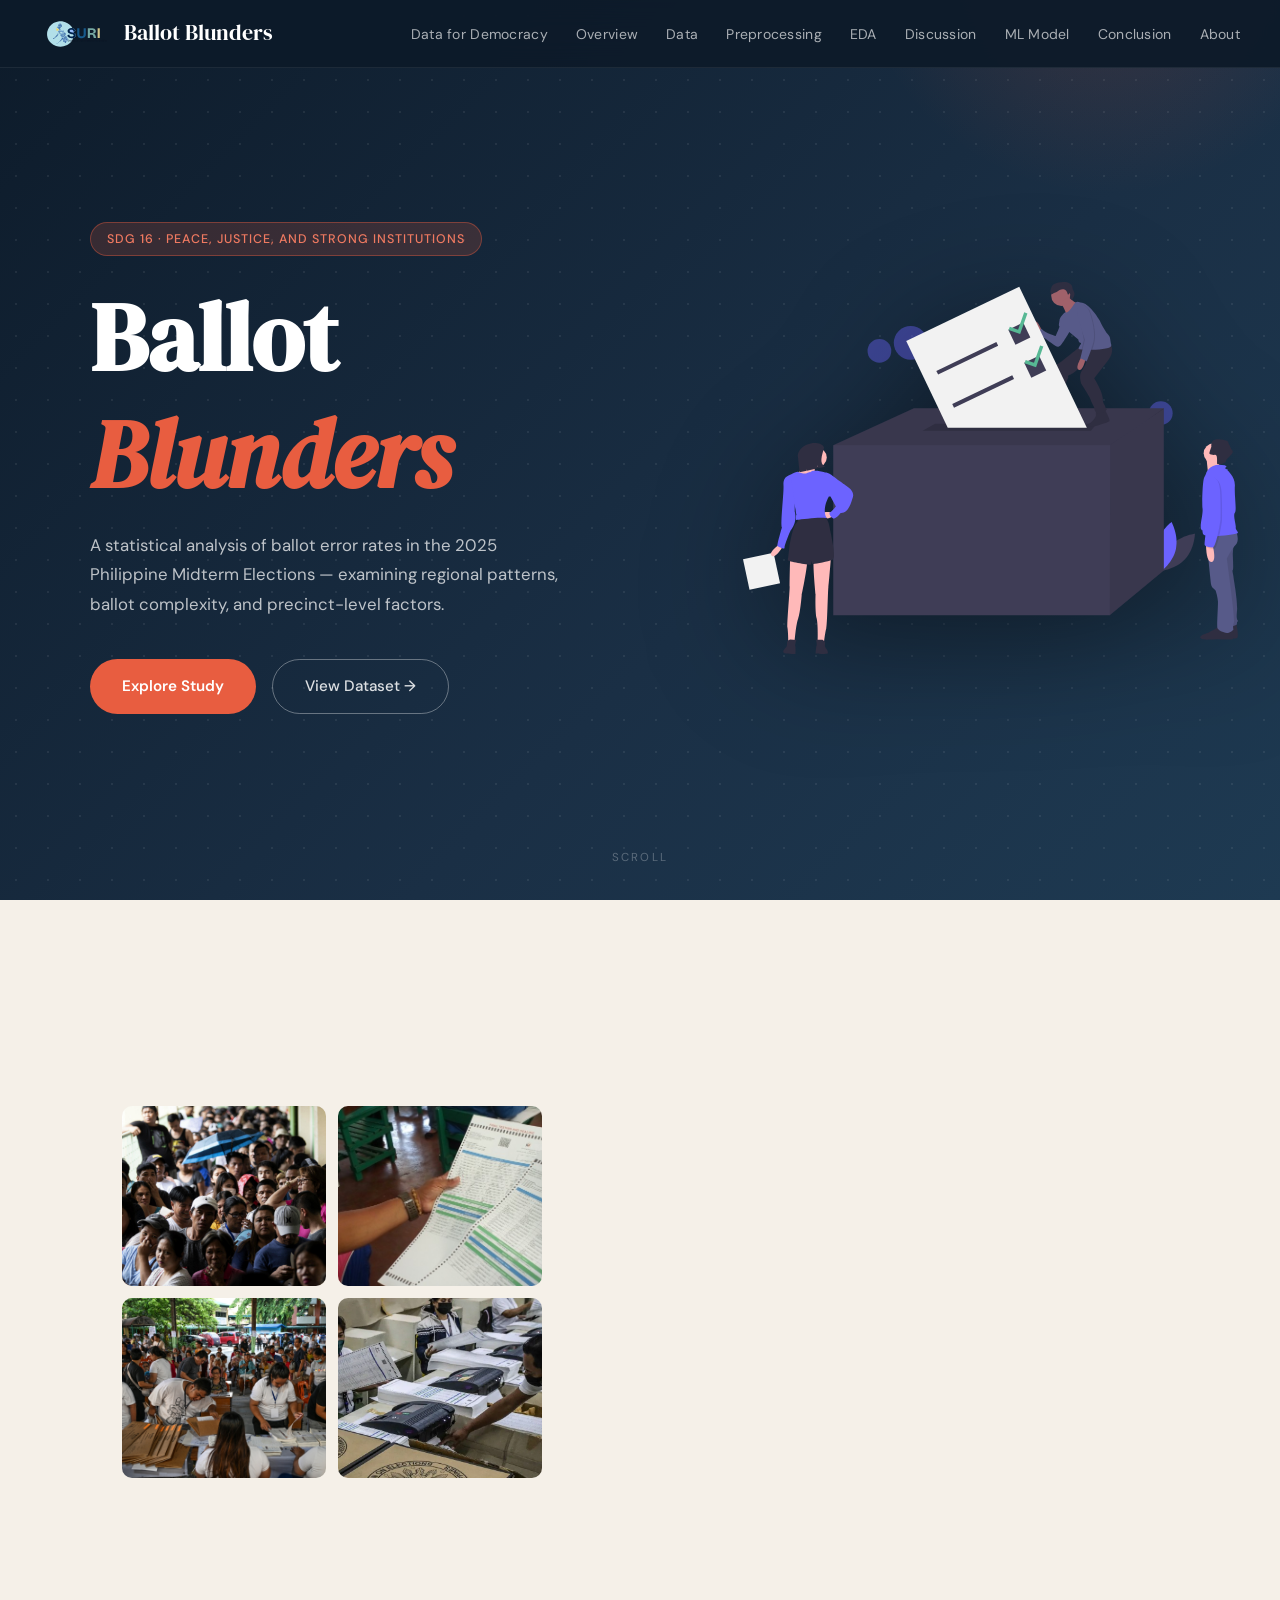
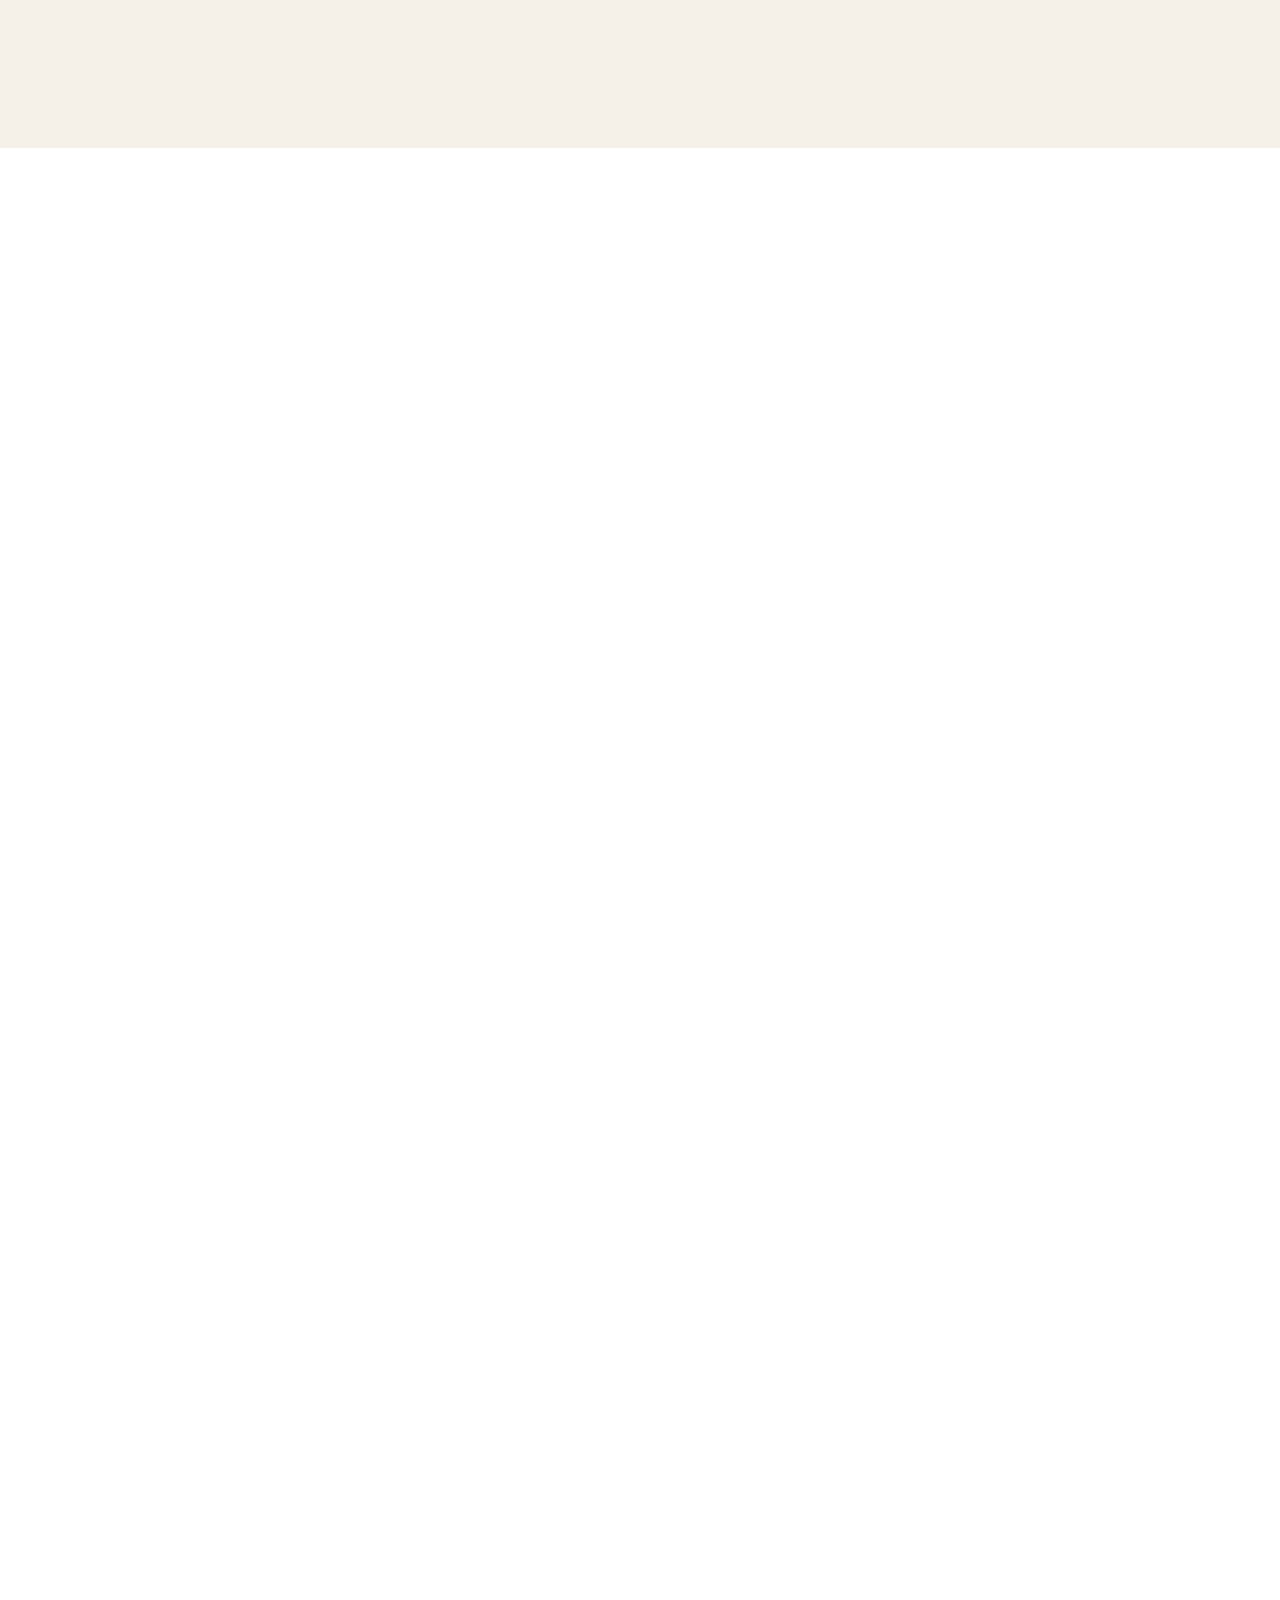
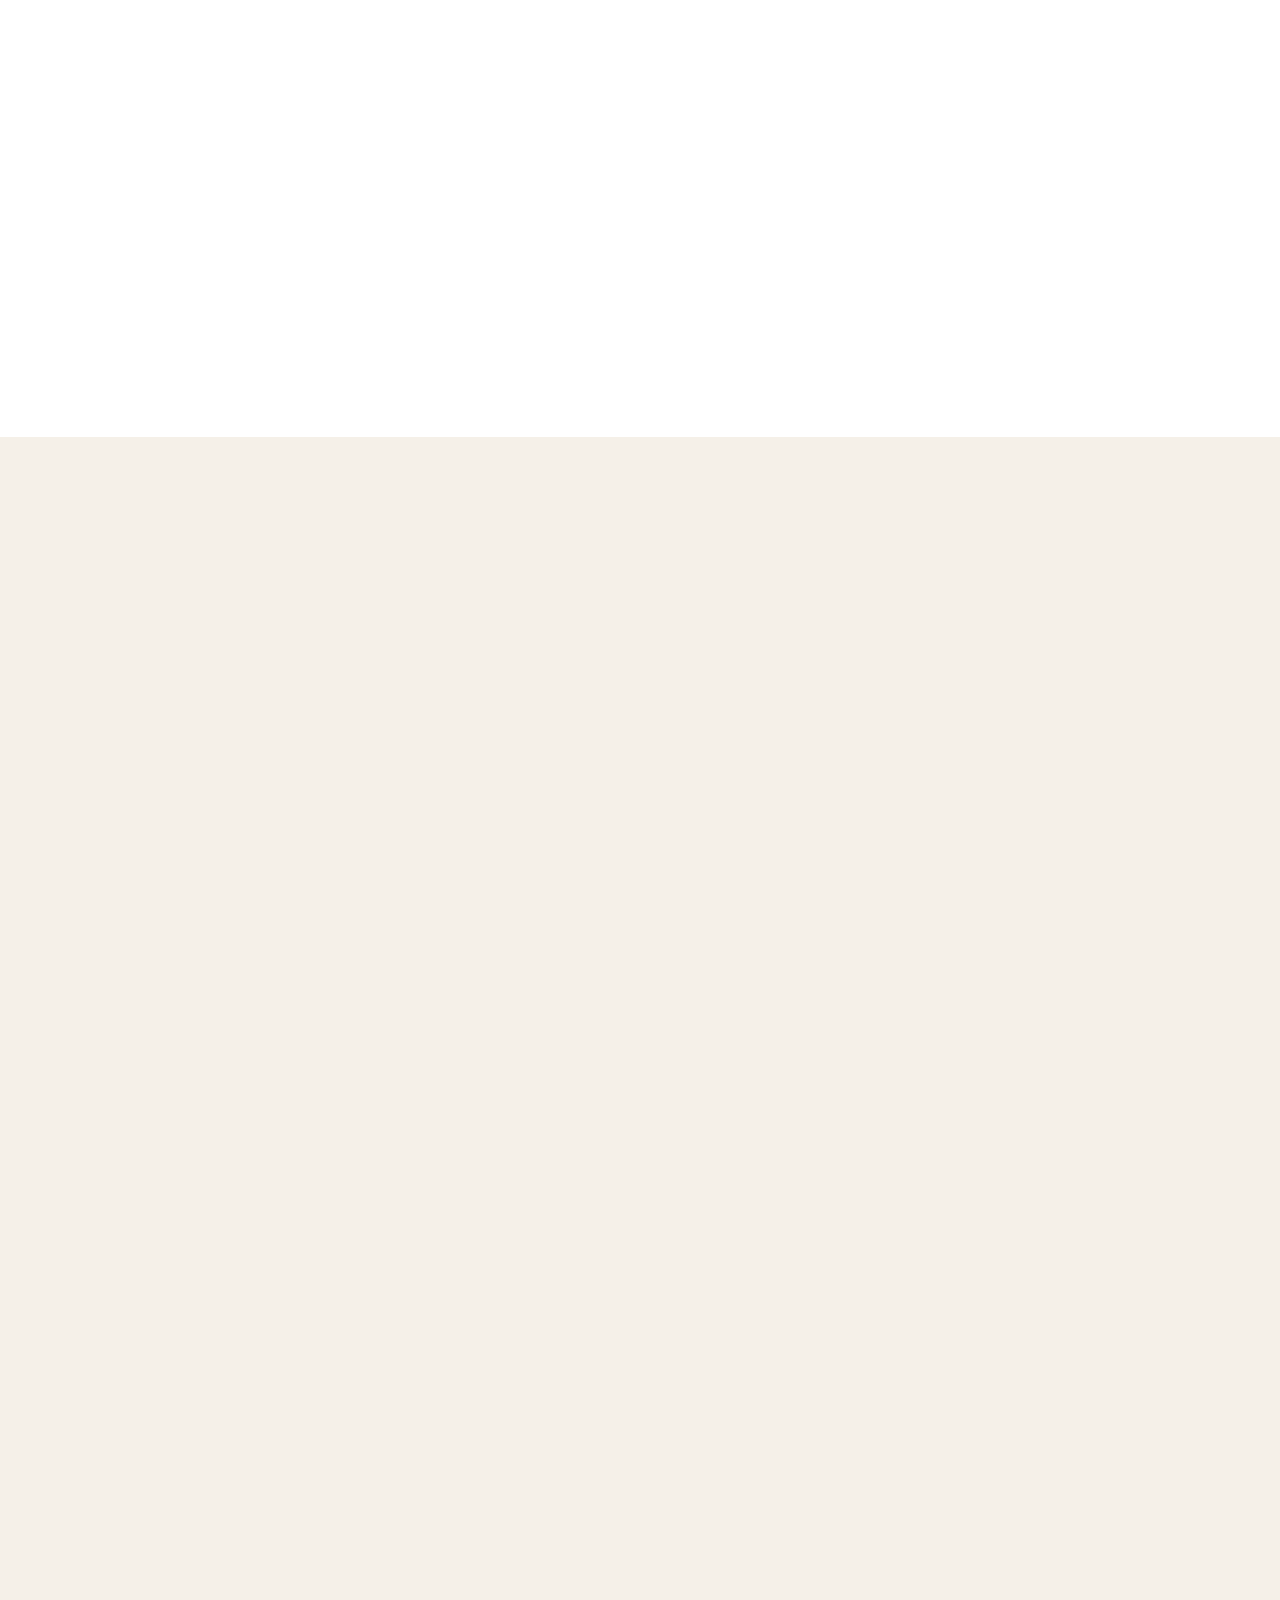
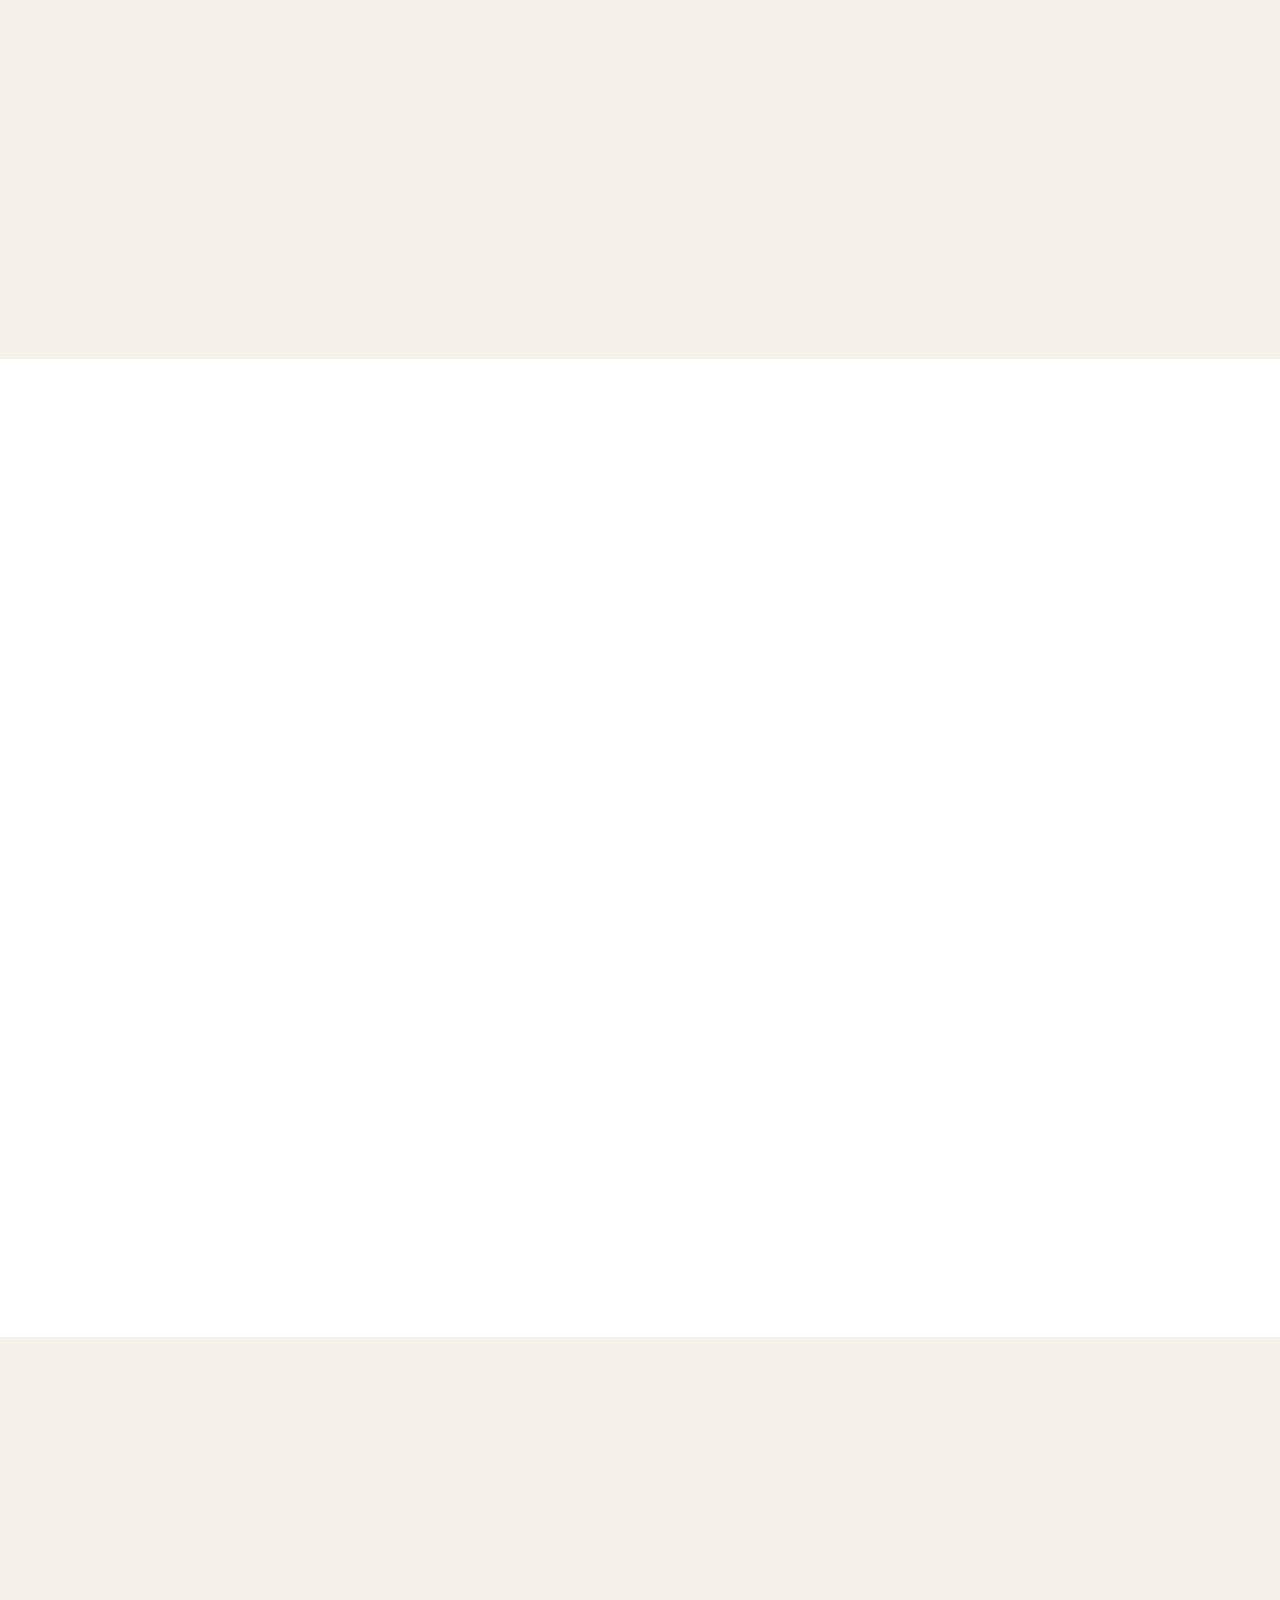
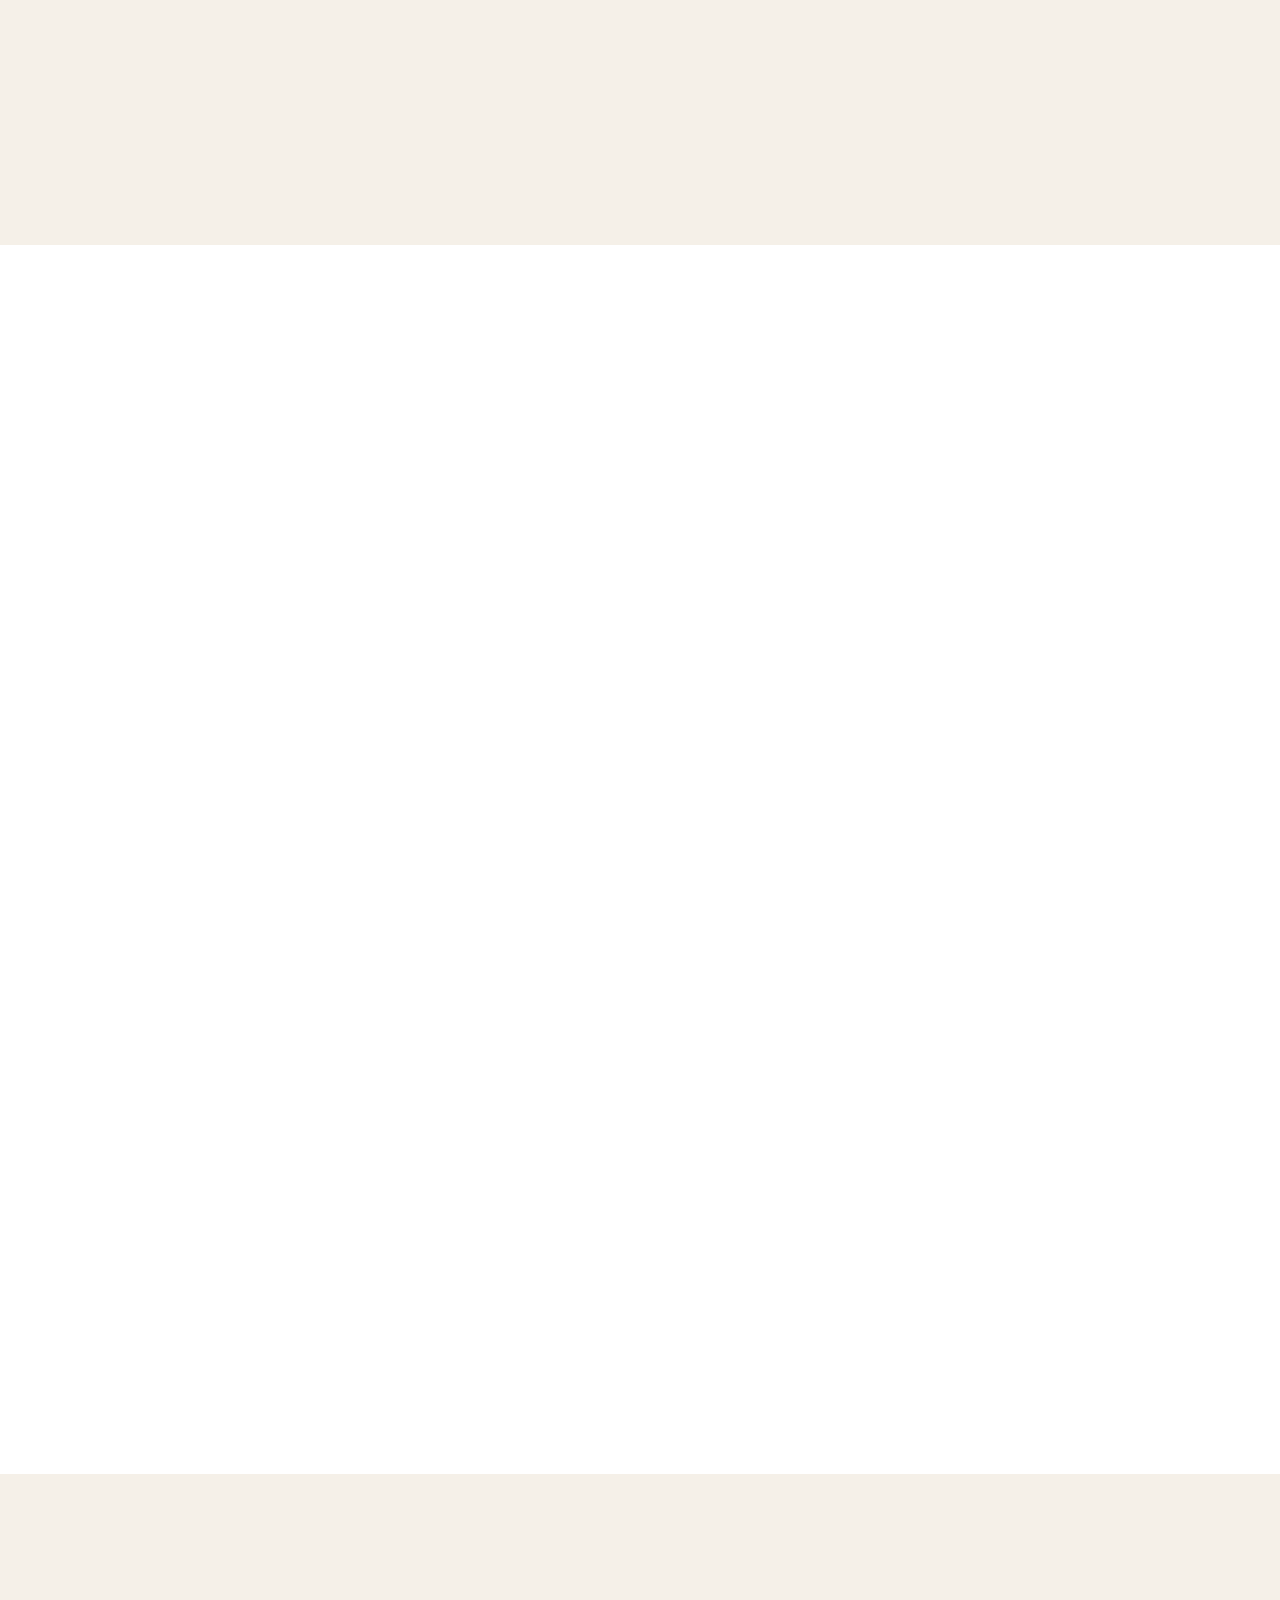
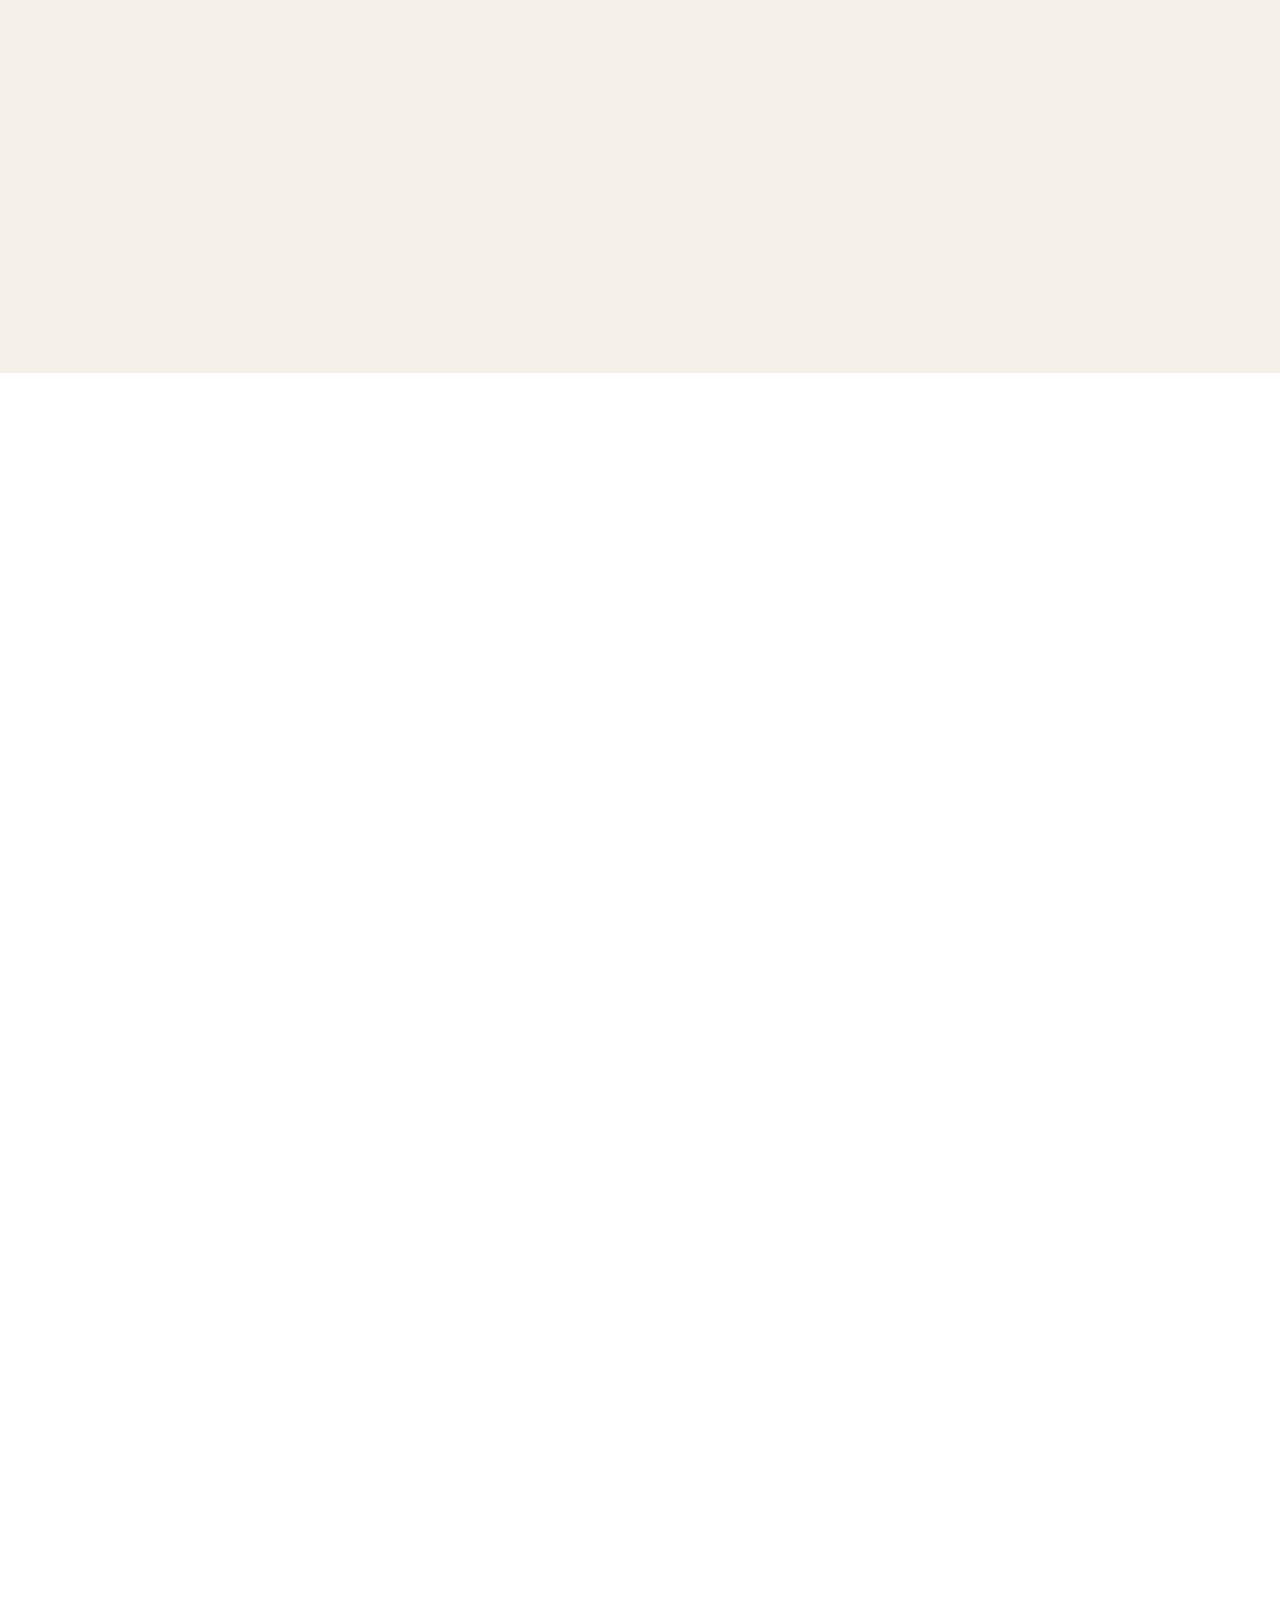
<file: index.html>
<!DOCTYPE html>
<html lang="en">
<head>
  <meta charset="UTF-8">
  <meta name="viewport" content="width=device-width, initial-scale=1">
  <title>Ballot Blunders — 2025 Philippine Midterm Elections Analysis</title>
  <link rel="stylesheet" href="src/style.css?v=2">
  <link href="https://fonts.googleapis.com/css2?family=DM+Serif+Display:ital@0;1&family=DM+Sans:wght@300;400;500;600&display=swap" rel="stylesheet">
</head>
<body>

  <!-- ── NAVBAR ── -->
  <nav class="navbar" id="navbar">
    <div class="nav-logo">
      <img src="public/images/logo.svg" alt="Logo">
      <span>Ballot Blunders</span>
    </div>
    <button class="nav-toggle" id="navToggle" aria-label="Toggle navigation">
      <span></span><span></span><span></span>
    </button>
    <ul class="nav-links" id="navLinks">
      <li><a href="#democracy">Data for Democracy</a></li>
      <li><a href="#overview">Overview</a></li>
      <li><a href="#data">Data</a></li>
      <li><a href="#analysis">Preprocessing</a></li>
      <li><a href="#EDA">EDA</a></li>
      <li><a href="#discussion">Discussion</a></li>
      <li><a href="#ml">ML Model</a></li>
      <li><a href="#conclusion">Conclusion</a></li>
      <li><a href="#about">About</a></li>
    </ul>
  </nav>

  <!-- ── HERO ── -->
  <section class="hero">
    <div class="hero-bg">
      <div class="hero-dot-grid"></div>
    </div>
    <div class="hero-content">
      <div class="hero-text fade-in">
        <span class="hero-tag">SDG 16 · Peace, Justice, and Strong Institutions</span>
        <h1>Ballot<br><em>Blunders</em></h1>
        <p class="hero-sub">A statistical analysis of ballot error rates in the 2025 Philippine Midterm Elections — examining regional patterns, ballot complexity, and precinct-level factors.</p>
        <div class="hero-actions">
          <button class="btn-primary" onclick="scrollTo('overview')">Explore Study</button>
          <a href="#data" class="btn-ghost">View Dataset →</a>
        </div>
      </div>
      <div class="hero-visual fade-in delay-2">
        <img src="public/images/election.svg" alt="Election illustration">
      </div>
    </div>
    <div class="hero-scroll-hint">scroll</div>
  </section>

  <!-- ── DEMOCRACY ── -->
  <section id="democracy" class="section section-alt">
    <div class="container">
      <div class="section-header reveal">
        <span class="section-label">00</span>
        <h2>Data for Democracy</h2>
      </div>

  <div class="democracy-grid">
    <div class="democracy-images">
      <img src="public/images/pic1.jpg" class="demo-img">
      <img src="public/images/pic2.jpg" class="demo-img">
      <img src="public/images/pic3.jpg" class="demo-img">
      <img src="public/images/pic4.webp" class="demo-img">
    </div>

    <div class="info-callout reveal">
        <p>
        The Philippines has always been a nation of voices. From the streets of EDSA to the smallest barangays, Filipinos have always fought to be heard.
        </p>
        <p>
        Every election is a declaration of hope. A ballot is more than paper fed into a machine. It represents workers voting before long shifts, parents sacrificing for their families, and elderly citizens believing their vote can shape the future of the next generation.
        </p>
        <p>
        Yet despite how important voting is, many Filipino voices are still lost in the process. Long lines, confusing ballots, unclear instructions, and overwhelming choices can turn simple mistakes into uncounted votes.
        </p>
        <p>
        When these errors happen across thousands of precincts, they become more than individual mistakes. They reflect gaps in accessibility, voter education, and election design that still need to be addressed.
        </p>
        <p>
        This study highlights the importance of clearer ballots, accessible voting systems, and stronger voter education programs that place ordinary Filipinos at the center of democracy. The future of the Philippines depends not only on who wins elections, but also on whether every Filipino voice is truly heard.
        </p>
    </div>
    
</section>
  
  <!-- ── OVERVIEW ── -->
  <section id="overview" class="section">
    <div class="container">
      <div class="section-header reveal">
        <span class="section-label">01</span>
        <h2>Overview</h2>
      </div>

      <div class="two-col reveal">
        <div>
          <h3>Background</h3>
          <div class="info-callout reveal">
          <p>
          Ensuring fair and reliable elections is essential for achieving the goals of SDG 16: Peace,
          Justice, and Strong Institutions. However, ballot errors such as overvotes and undervotes can
          affect the accuracy of election results and may indicate issues in ballot design, voter
          understanding, or precinct-level election management.
          </p>
          <p> </p>
          <p>
          Previous research has shown that ballot characteristics, including length and number of
          candidates, significantly influence the likelihood of voting errors (Pachón et al., 2017;
          Bernardo et al., 2021). Understanding patterns in ballot error rates can therefore help
          identify whether certain factors contribute to these errors and improve electoral integrity.
          </p>
        </div>
          </div>
        <div class="highlight-box reveal">
          <div class="highlight-icon">🗳️</div>
          <h3>Research Focus</h3>
          <p>
          This study analyzes ballot error rates in the 2025 Philippine Midterm Elections using
          precinct-level electoral data.
          </p>
        </div>
      </div>

      <h3 class="sub-title reveal">Research Questions</h3>
      
      <div class="info-callout reveal">
          <p>
          This study aims to analyze ballot error rates in the 2025 Philippine Midterm Elections using
          precinct-level electoral data. Specifically, the research investigates three key questions
          related to factors that may influence ballot errors. First, the study examines whether ballot
          error rates differ significantly across Philippine regions. Second, it investigates whether
          ballots with multiple candidates, such as senatorial ballots, produce higher error rates
          compared to party-list ballots. Third, the study analyzes whether the number of registered
          voters in a precinct is associated with ballot error rates.
          </p>
          <p> </p>
          <p>
          To address these questions, the study will conduct statistical analyses using a large election
          dataset containing precinct-level information. These analyses include descriptive statistics,
          hypothesis testing, and regression models to examine relationships between ballot design,
          precinct characteristics, and ballot error rates.
          </p>
        </div>
      
      <div class="card-grid reveal">
        <div class="rq-card">
          <span class="rq-num">Q1</span>
          <span class="rq-icon">📍</span>
          <p>Are ballot error rates significantly different across Philippine regions?</p>
        </div>
        <div class="rq-card">
          <span class="rq-num">Q2</span>
          <span class="rq-icon">🗳️</span>
          <p>Are ballot error rates higher in multi-candidate senatorial ballots vs. party-list?</p>
        </div>
        <div class="rq-card">
          <span class="rq-num">Q3</span>
          <span class="rq-icon">👥</span>
          <p>Does the number of registered voters per precinct influence ballot error rates?</p>
        </div>
      </div>

      <h3 class="sub-title reveal">Hypotheses</h3>
      <div class="info-callout reveal">
          <p>
          Based on the research questions, the study proposes several hypotheses regarding the
          relationships between ballot characteristics, precinct demographics, and voting errors.
          The study hypothesizes that ballot error rates vary significantly across Philippine regions,
          that senatorial ballots with multiple candidates exhibit higher error rates than party-list
          ballots, and that the number of registered voters per precinct is significantly associated
          with ballot error rates.
          </p>
          <p> </p>
          <p>
          By testing these hypotheses using statistical methods, the research aims to identify factors
          that contribute to ballot errors and provide evidence-based insights that may support
          improvements in ballot design, voter education, and election management processes.
          </p>
        </div>
      <div class="card-grid reveal">
        <div class="hyp-card">
          <span class="hyp-label">H₁</span>
          <p>Ballot error rates differ significantly across Philippine regions.</p>
        </div>
        <div class="hyp-card">
          <span class="hyp-label">H₂</span>
          <p>Senatorial ballots exhibit higher error rates than party-list ballots.</p>
        </div>
        <div class="hyp-card">
          <span class="hyp-label">H₃</span>
          <p>The number of registered voters per precinct is significantly associated with ballot error rates.</p>
        </div>
      </div>
    </div>
  </section>

  <!-- ── DATA COLLECTION ── -->
  <section id="data" class="section section-alt">
    <div class="container">
      <div class="section-header reveal">
        <span class="section-label">02</span>
        <h2>Data Collection</h2>
      </div>

      <div class="stats-row reveal">
        <div class="stat-item">
          <span class="stat-num counter" data-target="92745">0</span>
          <span class="stat-label">Precinct Records</span>
        </div>
        <div class="stat-item">
          <span class="stat-num counter" data-target="2">0</span>
          <span class="stat-label">Datasets</span>
        </div>
        <div class="stat-item">
          <span class="stat-num counter" data-target="78">0</span>
          <span class="stat-label">Senate Columns</span>
        </div>
        <div class="stat-item">
          <span class="stat-num counter" data-target="167">0</span>
          <span class="stat-label">Partylist Columns</span>
        </div>
      </div>

      <div class="two-col reveal">
        <div>
          <h3>Dataset Description</h3>
          <p>
          This project will utilize the two 2025 Philippine Midterm Elections datasets.
          They contain precinct-level electoral data, including the number of registered
          voters, actual voters, overvotes, undervotes, valid votes, and vote counts per
          candidate for senatorial and party-lists.
          </p>
          <p> </p>
          <p>
          These include overseas (OAV) and local absentee voting (LAV).
          </p>
          <p> </p>
          <p>
          The senate results contained 92,822 rows (0 to 92,821) and 78 columns,
          while the partylist results contained 92,822 rows and 167 columns.
          However, 77 precincts with zero voters were removed to avoid undefined
          ballot error rate calculations, resulting in 92,745 rows.
          </p>
          
          <h3 style="margin-top: 2rem;">Dataset Repository</h3>
          <p>Full datasets (Google Sheets XLSX) are available below:</p>
          <div class="btn-group" style="margin-top:1rem;">
            <a href="https://docs.google.com/spreadsheets/d/1WAgBq_4D8Ubl50wpnlpm6EGZ3DFVXrZR/edit?usp=sharing&ouid=106460850389607448654&rtpof=true&sd=true" target="_blank" class="btn-primary small">Dataset 1 — Senate</a>
            <a href="https://docs.google.com/spreadsheets/d/1sajKeBG35TOtopH56l5y0jnS1WtKRmAF/edit?usp=drivesdk&ouid=113079674400911362852&rtpof=true&sd=true" target="_blank" class="btn-primary small">Dataset 2 — Party-list</a>
          </div>
        </div>
        <div class="data-visual reveal">
          <img src="public/images/data.svg" alt="Data illustration">
        </div>
      </div>

      <h3 class="sub-title reveal">Data Collection Process</h3>
      <div class="info-callout reveal">
          <p>
          The datasets were published by Vianney Tumbagahan on Figshare using the
          scraping script created by Professor Christian Alis, a Senior Data Scientist
          at the Asian Institute of Management. These datasets are originally sourced
          from the Commission on Elections (COMELEC) website.
          </p>
          <p> </p>
          <p>
          For transparency, since May 21, 2025, the dataset has been updated to
          account for 23 missing election returns due to a bug with the scraping script.
          Fourteen were from Philippine results and nine from overseas absentee voting.
          </p>
          <p> </p>
          <p>
          Version 2 of the dataset was used for this project. No sampling was applied
          because the dataset already contains the complete records of precinct results
          for the 2025 Midterm Elections.
          </p>
        </div>
      <div class="pipeline reveal">
        <div class="pipe-step">
          <img src="public/images/comelec.svg" alt="">
          <span>COMELEC Data</span>
        </div>
        <div class="pipe-arrow">→</div>
        <div class="pipe-step">
          <img src="public/images/scrape.svg" alt="">
          <span>Scraping Script</span>
        </div>
        <div class="pipe-arrow">→</div>
        <div class="pipe-step">
          <img src="public/images/dataset.svg" alt="">
          <span>Election Dataset</span>
        </div>
        <div class="pipe-arrow">→</div>
        <div class="pipe-step">
          <img src="public/images/cleaning.svg" alt="">
          <span>Data Cleaning</span>
        </div>
        <div class="pipe-arrow">→</div>
        <div class="pipe-step">
          <img src="public/images/analysis.svg" alt="">
          <span>Statistical Analysis</span>
        </div>
      </div>
    </div>
  </section>

  <!-- ── DATA PREPROCESSING ── -->
  <section id="analysis" class="section">
    <div class="container">
      <div class="section-header reveal">
        <span class="section-label">03</span>
        <h2>Data Preprocessing</h2>
      </div>

      <div class="timeline reveal">
        <div class="timeline-item">
          <div class="timeline-marker">1</div>
          <div class="timeline-body">
            <h4>Dataset Inspection</h4>
            <p>CSV files were loaded using Python Pandas. General info of both datasets was checked using <code>info()</code>.</p>
          </div>
        </div>
        <div class="timeline-item">
          <div class="timeline-marker">2</div>
          <div class="timeline-body">
            <h4>Duplicate Checks</h4>
            <p>Used <code>duplicated().sum()</code> to check for duplicates. No duplicate rows or machineID entries were found.</p>
          </div>
        </div>
        <div class="timeline-item">
          <div class="timeline-marker">3</div>
          <div class="timeline-body">
            <h4>Removal of Zero Voters</h4>
            <p>Rows with <code>actualVoters = 0</code> (77 precincts) were removed to prevent division-by-zero when computing error rates.</p>
          </div>
        </div>
        <div class="timeline-item">
          <div class="timeline-marker">4</div>
          <div class="timeline-body">
            <h4>Consistency Checks</h4>
            <p>All actual voters verified to be ≤ registered voters. No precinct had zero registered voters.</p>
          </div>
        </div>
        <div class="timeline-item">
          <div class="timeline-marker">5</div>
          <div class="timeline-body">
            <h4>Rate Calculations</h4>
            <p>Turnout rate: <code>actualVoters / registeredVoters</code><br>Ballot error rate: <code>overVotes / actualVoters</code></p>
          </div>
        </div>
        <div class="timeline-item">
          <div class="timeline-marker">6</div>
          <div class="timeline-body">
            <h4>Export</h4>
            <p>Cleaned datasets and region-level summaries exported as CSV, uploaded to Google Sheets.</p>
          </div>
        </div>
      </div>
    </div>
  </section>

  <!-- ── EDA ── -->
  <section id="EDA" class="section section-alt">
    <div class="container">
      <div class="section-header reveal">
        <span class="section-label">04</span>
        <h2>Exploratory Data Analysis</h2>
      </div>

      <div class="info-callout reveal">
        <p>
        During exploratory data analysis, key considerations were made in interpreting and preparing the data.
        First, the <b>overVotes</b> variable represents the number of excess selections rather than the number of voters who overvoted. 
        This means that a single voter can contribute multiple overvotes if they select more candidates than allowed, resulting in values 
        that may exceed the number of voters in a precinct.
        </p>
        <p> </p>
        <p>
        Second, precincts with an <b>errorRate greater than 1</b> were excluded from certain visualizations and analyses. These cases occur when the 
        number of excess selections exceeds the total number of voters, indicating multiple invalid selections per voter on average. Such values 
        reflect extreme error intensity rather than typical voting behavior and can distort the overall distribution. Therefore, they were removed 
        to improve interpretability while preserving the meaningful patterns in the data.
        </p>
        <p> </p>
        <p>
        Lastly, overseas Absentee Voting (OAV) and Local Absentee Voting (LAV) precincts were excluded from the analysis. These voting categories differ 
        structurally from regular precincts in terms of voter composition, turnout behavior, and ballot handling procedures. In particular, OAV and LAV 
        often involve aggregated or non-standard precinct sizes, which can introduce extreme or non-comparable values (unusually large numbers of registered voters). 
        To ensure consistency and comparability across precinct-level analyses, only standard in-country precinct data were retained.
        </p>
      </div>

      <div class="plot-section reveal">
        <h3>RQ1 — Ballot Error Rates Across Philippine Regions</h3>
        <iframe src="plots/RQ1_ProjectPlot.html" class="plot-frame" loading="lazy"></iframe>
        <p class="plot-caption">Ballot error rates differ significantly across Philippine regions, indicating regional variation in voting behavior and ballot handling.</p>
      </div>

      <div class="plot-section reveal">
        <h3>RQ2 — Senate vs. Party-list Error Rates</h3>
        <iframe src="plots/RQ2_ProjectPlot.html" class="plot-frame" loading="lazy"></iframe>
        <p class="plot-caption">Senatorial ballots consistently exhibit higher error rates compared to party-list ballots, suggesting ballot complexity increases voting errors.</p>
      </div>

      <div class="plot-section reveal">
        <h3>RQ3 — Registered Voters vs. Error Rate</h3>
        <iframe src="plots/RQ3_ProjectPlot.html" class="plot-frame" loading="lazy"></iframe>
        <p class="plot-caption">This plot examines whether precinct size is associated with ballot error rates. Most precincts cluster within a similar range of registered voters, reflecting standardized 
    precinct sizes in the electoral system. Although a slight upward trend may be observed, the relationship is weak because the data points are widely scattered across all levels 
    of registered voters. For any given precinct size, there is a broad range of error rates, indicating no consistent pattern. This suggests that precinct size alone does not strongly influence voting errors. 
        </p>
        <p class="plot-caption">Note: OAV and LAV precincts were excluded due to their non-standard and aggregated voter counts, which could distort the analysis. Only regular precincts were included for consistency. In addition, an
    error rate of 100% does not mean that all voters made errors. Instead, it indicates that the total number of excess selections (overvotes) is equal to the number of voters in that precinct. Since the 
    error rate is computed as overvotes divided by actual voters, a value of 1.0 (100%) means there is, on average, one excess vote per voter. This occurs because the overVotes variable counts the number 
    of extra selections beyond the allowed limit, not the number of individuals who made errors. As a result, error rates reflect the intensity of voting errors rather than the proportion of voters who committed mistakes.
        </p>
      </div>

      <div class="plot-section reveal">
        <h3 id="nutshell">Nutshell — Senatorial Ballots Consistently Show Higher Error Rates</h3>
        <iframe src="plots/nutshell.html" class="plot-frame" loading="lazy"></iframe>
        <p class="plot-caption">Across all regions, senatorial ballots have higher error rates than party-list ballots. Party-list rates are generally low and uniform, while senatorial rates are higher and more variable.</p>
      </div>

      <div class="section-sub-header reveal">
        <h3>Hypothesis Testing</h3>
        <div class="info-callout reveal">
        <p>
        Before conducting hypothesis testing, the distribution of ballot error rates was examined using a histogram with a kernel density estimate (KDE). The distribution is highly right-skewed, 
        with a concentration of low error rates and a long tail of extreme values. This indicates that the data do not follow a normal distribution.
        </p>
        <p> </p>
        <p>
        Due to this non-normality and the presence of outliers, non-parametric statistical tests were used for analysis. These methods do not assume normality and are more appropriate for 
        skewed distributions, ensuring more robust and reliable results.
        </p>
        <p> </p>
        <p>
        As a result, the findings from hypothesis testing were interpreted not only based on statistical significance but also on the magnitude of the observed effects. This is 
        particularly important given the large sample size, where even weak relationships may appear statistically significant.
        </p>
      </div>
      </div>

      <iframe src="plots/curve_distribution.html" class="plot-frame reveal" loading="lazy"></iframe>

      <div class="results-layout reveal">
        <div class="results-text">
          <div class="result-block">
            <h4>RQ1 — Differences Across Regions</h4>
            <div class="hypothesis-row"><span class="h-label">H₀</span><span>No significant differences in ballot error rates across Philippine regions.</span></div>
            <div class="hypothesis-row"><span class="h-label">H₁</span><span>Statistically significant differences exist across regions.</span></div>
            <div class="result-stat">A Kruskal–Wallis test was conducted to examine whether ballot error rates differ across Philippine regions. The results indicate a statistically significant difference in error rates between regions (H = 9450.76, p < 0.001). Therefore, the null hypothesis is rejected. This suggests that regional factors may influence voting errors, such as differences in voter behavior, ballot handling, or election administration practices.</div>
            
          </div>

          <div class="result-block">
            <h4>RQ2 — Senate vs. Party-list</h4>
            <div class="hypothesis-row"><span class="h-label">H₀</span><span>No significant difference between senatorial and party-list ballot error rates.</span></div>
            <div class="hypothesis-row"><span class="h-label">H₁</span><span>Ballot error rates are significantly higher in senatorial ballots.</span></div>
            <div class="result-stat">A Mann–Whitney U test was performed to compare ballot error rates between senatorial and party-list ballots. The results show a statistically significant difference between the two ballot types (U = 8.32 × 10⁹, p < 0.001). Therefore, the null hypothesis is rejected. Senatorial ballots exhibit higher error rates, suggesting that greater ballot complexity increases the likelihood of voting errors.</div>
          </div>

          <div class="result-block">
            <h4>RQ3 — Registered Voters &amp; Error Rate</h4>
            <div class="hypothesis-row"><span class="h-label">H₀</span><span>No significant association between registered voters and ballot error rates.</span></div>
            <div class="hypothesis-row"><span class="h-label">H₁</span><span>Number of registered voters is significantly associated with ballot error rates.</span></div>
            <div class="result-stat">A Spearman rank correlation was used to assess the relationship between the number of registered voters and ballot error rates. The analysis revealed a weak positive correlation (ρ = 0.104, p < 0.001). Therefore, the null hypothesis is rejected. However, the strength of the relationship is very weak, indicating that precinct size has minimal practical effect on voting errors.</div>
          </div>
        </div>
        <div class="results-img-wrap">
          <div class="terminal-frame small">
            <div class="terminal-titlebar">
              <span class="terminal-dot red"></span>
              <span class="terminal-dot yellow"></span>
              <span class="terminal-dot green"></span>
              <span class="terminal-title">hypothesis_tests.py — output</span>
            </div>
            <img src="hypotheses_test_results.png" alt="Hypothesis test results">
          </div>
        </div>
      </div>
    </div>
  </section>

  <!-- ── DISCUSSION ── -->
  <section id="discussion" class="section">
    <div class="container">
      <div class="section-header reveal">
        <span class="section-label">05</span>
        <h2>Discussion</h2>
      </div>

      <div class="discussion-grid reveal">
        <div class="discussion-card">
          <span class="disc-tag">RQ1</span>
          <h4>Regional Differences</h4>
          <p>
          The exploratory analysis revealed statistically significant differences in ballot error rates across Philippine regions (H = 9450.76, p &lt; 0.001). 
          This suggests that voting experiences and election conditions are not entirely uniform throughout the country. Regional differences in voter behavior, 
          election administration practices, ballot handling procedures, and access to voter education may contribute to these variations in ballot error rates.
          </p>
          <p>
          These findings are socially significant because regions with consistently higher ballot error rates may reflect unequal access to electoral resources 
          or varying levels of voter familiarity with the voting process. Understanding these disparities may help election administrators develop more targeted 
          voter education campaigns and improve election accessibility across different regions in the Philippines.
          </p>
          <p class="limitation">Limitation: It does not directly measure the underlying causes behind regional differences. Future research may incorporate demographic, socio-economic, and educational variables to better understand why certain regions experience higher ballot error rates than others.</p>
        </div>
        <div class="discussion-card">
          <span class="disc-tag">RQ2</span>
          <h4>Senate vs. Party-list</h4>
          <p>
          The analysis showed a statistically significant difference between senatorial and party-list ballot error rates (U = 8.32 × 10⁹, p &lt; 0.001). 
          Senatorial ballots consistently exhibited higher error rates than party-list ballots, suggesting that ballot complexity strongly influences the likelihood
          of voting errors.
          </p>
      
          <p>
          Because senatorial ballots require voters to select multiple candidates from a long list, voters may be more likely to commit overvoting mistakes compared 
          to party-list ballots, which only require selecting one group. These findings emphasize the importance of voter-friendly ballot design and effective voter
          education programs, particularly for first-time voters, elderly voters, and other vulnerable populations.
          </p>
          <p class="limitation">Limitation: It focuses primarily on overvote-based ballot error rates and does not include additional voting behaviors such as spoiled ballots or ballot abandonment. Future studies may further examine how ballot layout, font size, candidate ordering, and election technologies affect voter accuracy and ballot usability.</p>
        </div>
        <div class="discussion-card">
          <span class="disc-tag">RQ3</span>
          <h4>Precinct Size</h4>
          <p>
          The analysis revealed a weak positive correlation between the number of registered voters and ballot error rates (ρ = 0.104, p &lt; 0.001). 
          Although statistically significant, the relationship was very weak, indicating that precinct size has minimal practical influence on voting errors.
          </p>
      
          <p>
          This suggests that larger voter populations alone do not strongly contribute to ballot errors. Instead, factors such as ballot complexity, voter familiarity,
          and election administration practices likely play more important roles in explaining voting mistakes during elections.
          </p>
          <p class="limitation">Limitation: It only examined voter population size and did not include other potentially influential variables such as staffing levels, voting machine efficiency, or voter demographics. Future research may incorporate additional electoral and socio-economic factors to better understand the broader determinants of ballot error rates in Philippine elections.</p>
        </div>
      </div>
    </div>
  </section>

  <!-- ── ML MODELLING ── -->
  <section id="ml" class="section section-alt">
    <div class="container">
      <div class="section-header reveal">
        <span class="section-label">06</span>
        <h2>Machine Learning Modelling</h2>
      </div>

      <div class="terminal-frame reveal">
        <div class="terminal-titlebar">
          <span class="terminal-dot red"></span>
          <span class="terminal-dot yellow"></span>
          <span class="terminal-dot green"></span>
          <span class="terminal-title">ml_results.py — output</span>
        </div>
        <img src="ml_results.png" alt="ML results">
      </div>

      <div class="ml-grid reveal">
        <div class="ml-card">
          <h4>Model</h4>
          <p>
          Ridge Regression was used to examine whether ballot type and voter population size influence ballot error rates during the 2025 
          Philippine Midterm Elections.Ridge Regression was selected instead of standard linear regression because it applies L2 regularization, 
          which improves model stability and reduces the risk of overfitting when working with small datasets. Unlike hypothesis testing, regression 
          analysis measures both the direction and magnitude of relationships between variables. In this model, ballot error rate was predicted using 
          ballot type and the number of registered voters per region.
          </p>
        </div>
        <div class="ml-card">
          <h4>Hyperparameter Tuning</h4>
          <p>
          To improve model stability and satisfy machine learning evaluation standards, hyperparameter tuning was performed using GridSearchCV 
          with 5-fold cross-validation. The optimal regularization parameter selected for the Ridge Regression model was α = 0.1.
          </p>
      
          <p>
          The model achieved an R² score of 0.929, indicating that approximately 92.9% of the variation in regional ballot error rates can be
          explained by the included variables. This suggests that the model effectively captures the relationship between ballot structure and 
          voting errors across Philippine regions.
          </p>
        </div>
        <div class="ml-card accent">
          <h4>Key Findings</h4>
          <p>
          Among the predictors, ballot type was the strongest factor associated with voting errors. Senatorial ballots were linked to 
          approximately 22.2 percentage points higher ballot error rates compared to party-list ballots (coefficient = 0.2221). This 
          finding supports the study’s earlier analyses showing that more complex ballots increase the likelihood of voter mistakes such as overvoting.
          </p>
      
          <p>
          Meanwhile, the number of registered voters showed only a weak positive relationship with ballot error rates (coefficient = 0.0054). 
          Although statistically significant (p = 0.035), the effect size was small, indicating that voter population size has minimal practical
          influence on ballot errors compared to ballot complexity.
          </p>
        </div>
        <div class="ml-card">
          <h4>Limitations</h4>
          <p>
          These findings reinforce the study’s conclusion that ballot design and complexity are more important contributors to voting errors
          than precinct or regional population size. The results highlight the importance of voter-friendly ballot layouts and effective voter 
          education programs, particularly for first-time and vulnerable voters in the Philippines.
          </p>
      
          <p>
          However, several limitations should be acknowledged. The regression analysis used aggregated regional-level data with only 36 
          observations, which may overlook precinct-level voting patterns and localized electoral behaviors. Additionally, the model did 
          not include potentially relevant variables such as educational attainment, socio-economic conditions, ballot layout characteristics,
          or machine usability factors.
          </p>
        </div>
        <div class="ml-card">
          <h4>Future Work</h4>
          <p>
          Future studies may improve the analysis by incorporating precinct-level machine learning models, demographic variables, and more 
          advanced predictive techniques such as random forests or decision trees to better understand voting behavior and ballot errors in
          Philippine elections.
          </p>
        </div>
      </div>
    </div>
  </section>

  <!-- ── CONCLUSION ── -->
  <section id="conclusion" class="section">
    <div class="container">
      <div class="section-header reveal">
        <span class="section-label">07</span>
        <h2>Conclusion</h2>
      </div>
      <div class="conclusion-layout reveal">
        <div class="conclusion-text">
        <div class="info-callout">
        <p>
        This study examined ballot error rates during the 2025 Philippine Midterm Elections using exploratory data analysis and machine learning techniques. 
        The findings consistently showed that senatorial ballots produced significantly higher error rates than party-list ballots, suggesting that ballot 
        complexity strongly influences voting mistakes. The study also found significant regional differences in ballot error rates, while precinct size 
        showed only a weak relationship with voting errors.
        </p>
        <p>
        These results highlight the importance of voter-friendly ballot design, accessible election systems, and stronger voter education programs. Reducing 
        ballot complexity and improving voter guidance may help minimize voting errors and encourage greater democratic participation, especially among first-time voters, 
        elderly citizens, and underserved communities.
        </p>
        <p>
        By identifying factors associated with ballot errors, this research may help election administrators, policymakers, educators, and civic organizations make more 
        informed decisions regarding election accessibility and voter assistance initiatives in the Philippines.
        </p>
        <p>
        Based on the findings, election authorities may improve ballot layouts and voting instructions to make the process clearer and easier to navigate. 
        Schools, local governments, and civic organizations may also strengthen voter education campaigns to better prepare citizens for participation in elections.
        </p>
        <p>
        Ultimately, this research demonstrates how data science can support evidence-based improvements in democratic processes. By understanding the challenges 
        voters face, Filipinos may become more informed and empowered participants in elections, contributing to a more accessible, inclusive, and trustworthy
        electoral system for future generations.
        </p>
        </div>
      </div>
        <div class="conclusion-images">
            <img src="public/images/voting_image_1.jpg" alt="Philippine elections">
            <img src="public/images/voting_image_2.jpg" alt="Voting process">
            <img src="public/images/voting_image_3.jpeg" alt="Voting process">
        </div>

      </div>


      <div class="recommendations reveal">
        <h3>Recommendations</h3>
        <div class="rec-grid">
          <div class="rec-item">
            <span class="rec-icon">📋</span>
            <p>Improve ballot layouts to be easier to understand, especially for complex senatorial ballots.</p>
          </div>
          <div class="rec-item">
            <span class="rec-icon">🎓</span>
            <p>Strengthen voter education campaigns to better prepare citizens for the voting process.</p>
          </div>
          <div class="rec-item">
            <span class="rec-icon">♿</span>
            <p>Prioritize accessibility features and clearer voting instructions to reduce confusion.</p>
          </div>
        </div>
      </div>
    </div>
  </section>

  <!-- ── REFERENCES ── -->
  <section id="references" class="section section-alt">
    <div class="container">
      <div class="section-header reveal">
        <span class="section-label">08</span>
        <h2>References</h2>
      </div>
      <div class="references reveal">
        <p>Bernardo, N., Pearson-Merkowitz, S., &amp; Macht, G. A. (2021). The effect of ballot characteristics on the likelihood of voting errors. <em>State Politics &amp; Policy Quarterly</em>, 22(2), 1–19. https://doi.org/10.1017/spq.2021.24</p>
        <p>Pachón, M., Carroll, R., &amp; Barragán, H. (2017). Ballot design and invalid votes: Evidence from Colombia. <em>Electoral Studies</em>, 48, 98–110. https://doi.org/10.1016/j.electstud.2017.05.005</p>
        <p>Tumbagahan, V. (2025). <em>2025 Philippine Midterm Elections Data</em> [Dataset]. Figshare. https://figshare.com/articles/dataset/2025_Philippine_Midterm_Elections_Data/29086472</p>
      </div>
    </div>
  </section>

  <!-- ── ABOUT ── -->
  <section id="about" class="section">
    <div class="container">
      <div class="section-header reveal">
        <span class="section-label">09</span>
        <h2>About Us</h2>
      </div>
      <div class="team reveal">
        <div class="member">
          <img src="public/images/Wyndell.jpg" alt="Wyndell Almazan">
          <h4>Wyndell Almazan</h4>
        </div>
        <div class="member">
          <img src="public/images/Sofia.jpg" alt="Mariel Sofia Pulbosa">
          <h4>Mariel Sofia Pulbosa</h4>
        </div>
        <div class="member">
          <img src="public/images/Jesse.jpg" alt="Jesus Manuel Verzosa">
          <h4>Jesus Manuel Verzosa</h4>
        </div>
      </div>
      <p class="about-text reveal">Third-year Computer Science students from the University of the Philippines Diliman. This research analyzes ballot error rates in the 2025 Philippine Midterm Elections, examining patterns across regions, ballot types, and precinct sizes to provide insights that can improve the electoral process.</p>
    </div>
  </section>

  <!-- ── FOOTER ── -->
  <footer class="footer">
    <div class="container">
      <p>Ballot Blunders · 2025 Philippine Midterm Elections Analysis · UP Diliman Department of Computer Science</p>
      <p>SDG 16: Peace, Justice, and Strong Institutions</p>
    </div>
  </footer>

  <script src="src/script.js"></script>
</body>
</html>
</file>
<file: src/style.css>
/* ═══════════════════════════════════════════
   Ballot Blunders — style.css
   Aesthetic: Editorial clarity · Deep navy / warm coral
   Fonts: DM Serif Display + DM Sans
═══════════════════════════════════════════ */

/* ── TOKENS ── */
:root {
  --navy:      #0d1b2a;
  --navy-mid:  #1a2f45;
  --navy-lite: #243b55;
  --coral:     #e85d40;
  --coral-lt:  #f07a61;
  --sand:      #f5f0e8;
  --sand-dk:   #ede6d8;
  --white:     #ffffff;
  --text:      #1c2b3a;
  --text-muted:#5a7080;

  --ff-serif:  'DM Serif Display', Georgia, serif;
  --ff-sans:   'DM Sans', system-ui, sans-serif;

  --radius:    12px;
  --radius-lg: 20px;
  --shadow:    0 4px 24px rgba(13,27,42,.12);
  --shadow-lg: 0 8px 48px rgba(13,27,42,.18);

  --nav-h:     68px;
  --transition: 0.3s cubic-bezier(.4,0,.2,1);
}

/* ── RESET ── */
*, *::before, *::after { box-sizing: border-box; margin: 0; padding: 0; }
html { scroll-behavior: smooth; font-size: 16px; }
body {
  font-family: var(--ff-sans);
  color: var(--text);
  background: var(--white);
  line-height: 1.7;
  overflow-x: hidden;
}
img { max-width: 100%; display: block; }
a { color: inherit; text-decoration: none; }
code {
  font-family: 'Courier New', monospace;
  background: var(--sand-dk);
  padding: .1em .4em;
  border-radius: 4px;
  font-size: .85em;
}

/* ── TYPOGRAPHY ── */
h1, h2, h3, h4 { font-family: var(--ff-serif); line-height: 1.2; color: var(--navy); }
h1 { font-size: clamp(3rem, 8vw, 6rem); }
h2 { font-size: clamp(2rem, 4vw, 3rem); }
h3 { font-size: 1.4rem; font-weight: 400; }
h4 { font-size: 1.15rem; font-weight: 400; }
p  { margin-bottom: 1rem; color: var(--text); }
p:last-child { margin-bottom: 0; }
em { font-style: italic; color: var(--coral); }
strong { font-weight: 600; }

/* ── LAYOUT ── */
.container {
  max-width: 1100px;
  margin: 0 auto;
  padding: 0 2rem;
}
.section {
  padding: 100px 0;
}
.section-alt {
  background: var(--sand);
}

/* ── BUTTONS ── */
.btn-primary {
  display: inline-flex;
  align-items: center;
  gap: .4rem;
  padding: .8rem 1.8rem;
  background: var(--coral);
  color: var(--white);
  border: none;
  border-radius: 50px;
  font-family: var(--ff-sans);
  font-size: .95rem;
  font-weight: 500;
  cursor: pointer;
  transition: background var(--transition), transform var(--transition), box-shadow var(--transition);
  text-decoration: none;
}
.btn-primary:hover {
  background: var(--coral-lt);
  transform: translateY(-2px);
  box-shadow: 0 8px 24px rgba(232,93,64,.3);
}
.btn-primary.small { padding: .6rem 1.2rem; font-size: .85rem; }

.btn-ghost {
  display: inline-flex;
  align-items: center;
  gap: .4rem;
  padding: .8rem 1.8rem;
  background: transparent;
  color: var(--white);
  border: 1.5px solid rgba(255,255,255,.4);
  border-radius: 50px;
  font-family: var(--ff-sans);
  font-size: .95rem;
  font-weight: 500;
  cursor: pointer;
  transition: border-color var(--transition), background var(--transition), transform var(--transition);
  text-decoration: none;
}
.btn-ghost:hover {
  border-color: rgba(255,255,255,.8);
  background: rgba(255,255,255,.1);
  transform: translateY(-2px);
}
.btn-group {
  display: flex;
  gap: .75rem;
  flex-wrap: wrap;
}

/* ── NAVBAR ── */
.navbar {
  position: fixed;
  top: 0; left: 0; right: 0;
  z-index: 1000;
  height: 68px;
  display: flex;
  align-items: center;
  justify-content: space-between;
  padding: 0 2.5rem;
  background: rgba(13,27,42,.95) !important;
  backdrop-filter: blur(14px);
  -webkit-backdrop-filter: blur(14px);
  border-bottom: 1px solid rgba(255,255,255,.07);
  transition: box-shadow 0.3s ease;
}
.navbar.scrolled {
  box-shadow: 0 2px 24px rgba(0,0,0,.35);
}
.nav-logo {
  display: flex;
  align-items: center;
  gap: .75rem;
  color: #ffffff;
  font-family: 'DM Serif Display', Georgia, serif;
  font-size: 1.4rem;
  text-decoration: none;
}
.nav-logo img { height: 72px; width: auto; }

.nav-links {
  display: flex;
  gap: 1.75rem;
  list-style: none;
}
.nav-links a {
  color: rgba(255,255,255,.65);
  font-size: .875rem;
  font-weight: 400;
  transition: color 0.2s ease;
  letter-spacing: .02em;
  text-decoration: none;
}
.nav-links a:hover { color: #ffffff; }

.nav-toggle {
  display: none;
  flex-direction: column;
  gap: 5px;
  background: none;
  border: none;
  cursor: pointer;
  padding: 4px;
}
.nav-toggle span {
  display: block;
  width: 22px;
  height: 2px;
  background: #ffffff;
  border-radius: 2px;
  transition: 0.3s ease;
}

/* ── HERO ── */
.hero {
  min-height: 100vh;
  background: #0d1b2a !important;
  background: linear-gradient(135deg, #0d1b2a 0%, #1a2f45 60%, #1e3a52 100%) !important;
  display: flex;
  align-items: center;
  padding: calc(68px + 3rem) 2.5rem 5rem;
  position: relative;
  overflow: hidden;
}
.hero-bg {
  position: absolute;
  inset: 0;
  pointer-events: none;
  z-index: 0;
}
.hero-dot-grid {
  position: absolute;
  inset: 0;
  background-image: radial-gradient(rgba(255,255,255,.07) 1px, transparent 1px);
  background-size: 32px 32px;
}
.hero-bg::after {
  content: '';
  position: absolute;
  top: -40%;
  right: -10%;
  width: 600px;
  height: 600px;
  background: radial-gradient(circle, rgba(232,93,64,.18) 0%, transparent 60%);
  border-radius: 50%;
}

.hero-content {
  position: relative;
  z-index: 1;
  max-width: 1100px;
  margin: 0 auto;
  width: 100%;
  display: grid;
  grid-template-columns: 55% 45%;
  gap: 3rem;
  align-items: center;
}
.hero-tag {
  display: inline-block;
  background: rgba(232,93,64,.18);
  color: #f07a61;
  border: 1px solid rgba(232,93,64,.4);
  padding: .35rem 1rem;
  border-radius: 50px;
  font-size: .78rem;
  font-weight: 500;
  letter-spacing: .08em;
  text-transform: uppercase;
  margin-bottom: 1.5rem;
}
.hero h1 {
  color: #ffffff !important;
  margin-bottom: 1.25rem;
}
.hero-sub {
  color: rgba(255,255,255,.72);
  font-size: 1.05rem;
  line-height: 1.75;
  margin-bottom: 2.5rem;
  max-width: 480px;
}
.hero-actions {
  display: flex;
  gap: 1rem;
  flex-wrap: wrap;
}

/* Buttons inside hero — hardcoded so no cascade issues */
.hero .btn-primary {
  background: #e85d40 !important;
  color: #ffffff !important;
  border: none;
  padding: .85rem 2rem;
  border-radius: 50px;
  font-size: .95rem;
  font-weight: 600;
  cursor: pointer;
  transition: background .25s ease, transform .25s ease, box-shadow .25s ease;
  text-decoration: none;
  display: inline-flex;
  align-items: center;
}
.hero .btn-primary:hover {
  background: #f07a61 !important;
  transform: translateY(-2px);
  box-shadow: 0 8px 24px rgba(232,93,64,.38);
}
.hero .btn-ghost {
  color: rgba(255,255,255,.85) !important;
  border: 1.5px solid rgba(255,255,255,.35) !important;
  padding: .85rem 2rem;
  border-radius: 50px;
  font-size: .95rem;
  font-weight: 500;
  cursor: pointer;
  transition: border-color .25s ease, background .25s ease, transform .25s ease;
  text-decoration: none;
  display: inline-flex;
  align-items: center;
  background: transparent !important;
}
.hero .btn-ghost:hover {
  border-color: rgba(255,255,255,.8) !important;
  background: rgba(255,255,255,.08) !important;
  transform: translateY(-2px);
}

.hero-visual {
  display: flex;
  align-items: center;
  justify-content: center;
}
.hero-visual img {
  max-height: 380px;
  width: auto;
  filter: drop-shadow(0 24px 60px rgba(0,0,0,.45));
}
.hero-scroll-hint {
  position: absolute;
  bottom: 2rem;
  left: 50%;
  transform: translateX(-50%);
  color: rgba(255,255,255,.28);
  font-size: .72rem;
  letter-spacing: .18em;
  text-transform: uppercase;
  z-index: 1;
  animation: bounce 2.2s ease-in-out infinite;
}
@keyframes bounce {
  0%, 100% { transform: translateX(-50%) translateY(0); }
  50%       { transform: translateX(-50%) translateY(7px); }
}

/* ── SECTION HEADER ── */
.section-header {
  display: flex;
  align-items: baseline;
  gap: 1.2rem;
  margin-bottom: 3rem;
}
.section-label {
  font-family: var(--ff-sans);
  font-size: .8rem;
  font-weight: 600;
  letter-spacing: .12em;
  color: var(--coral);
  text-transform: uppercase;
  padding: .2rem .7rem;
  border: 1.5px solid var(--coral);
  border-radius: 4px;
  white-space: nowrap;
}
.sub-title {
  margin: 2.5rem 0 1.25rem;
  font-size: 1.3rem;
  color: var(--navy);
}

/* ── CARDS ── */
.card-grid {
  display: grid;
  grid-template-columns: repeat(auto-fit, minmax(260px, 1fr));
  gap: 1.25rem;
  margin-bottom: 2rem;
}

/* RQ cards */
.rq-card {
  background: var(--white);
  border: 1.5px solid var(--sand-dk);
  border-radius: var(--radius);
  padding: 1.75rem 1.5rem;
  display: flex;
  flex-direction: column;
  gap: .75rem;
  position: relative;
  transition: transform var(--transition), box-shadow var(--transition);
}
.section-alt .rq-card { background: var(--white); }
.rq-card:hover {
  transform: translateY(-4px);
  box-shadow: var(--shadow-lg);
}
.rq-num {
  font-family: var(--ff-serif);
  font-size: 1.5rem;
  color: var(--coral);
  line-height: 1;
}
.rq-icon { font-size: 1.5rem; }
.rq-card p { font-size: .95rem; color: var(--text-muted); margin: 0; }

/* Hypothesis cards */
.hyp-card {
  background: var(--navy);
  border-radius: var(--radius);
  padding: 1.75rem 1.5rem;
  display: flex;
  flex-direction: column;
  gap: .75rem;
  color: var(--white);
  transition: transform var(--transition);
}
.hyp-card:hover { transform: translateY(-4px); }
.hyp-label {
  font-family: var(--ff-serif);
  font-size: 1.6rem;
  color: var(--coral-lt);
}
.hyp-card p { color: rgba(255,255,255,.8); font-size: .95rem; margin: 0; }

/* ── HIGHLIGHT BOX ── */
.highlight-box {
  background: var(--navy);
  color: var(--white);
  border-radius: var(--radius-lg);
  padding: 2rem;
  display: flex;
  flex-direction: column;
  gap: .75rem;
  align-self: start;
}
.highlight-box h3 { color: var(--white); }
.highlight-box p { color: rgba(255,255,255,.8); margin: 0; }
.highlight-icon { font-size: 2rem; }

/* ── STATS ROW ── */
.stats-row {
  display: grid;
  grid-template-columns: repeat(4, 1fr);
  gap: 1.5rem;
  margin-bottom: 3rem;
  background: var(--navy);
  border-radius: var(--radius-lg);
  padding: 2.5rem;
}
.stat-item { text-align: center; }
.stat-num {
  display: block;
  font-family: var(--ff-serif);
  font-size: 2.5rem;
  color: var(--coral-lt);
  line-height: 1;
  margin-bottom: .4rem;
}
.stat-label {
  font-size: .8rem;
  color: rgba(255,255,255,.6);
  letter-spacing: .06em;
  text-transform: uppercase;
}

/* ── DATA VISUAL ── */
.data-visual {
  display: flex;
  align-items: center;
  justify-content: center;
}
.data-visual img {
  max-height: 300px;
  width: auto;
  opacity: .9;
}

/* ── PIPELINE ── */
.pipeline {
  display: flex;
  align-items: center;
  gap: .75rem;
  flex-wrap: wrap;
  margin-top: 2.5rem;
  padding: 2rem;
  background: var(--navy);
  border-radius: var(--radius-lg);
  justify-content: center;
}
.pipe-step {
  display: flex;
  flex-direction: column;
  align-items: center;
  gap: .6rem;
  min-width: 90px;
}
.pipe-step img {
  width: 48px;
  height: 48px;
  object-fit: contain;
  filter: brightness(1.2);
}
.pipe-step span {
  font-size: .75rem;
  color: rgba(255,255,255,.7);
  text-align: center;
  font-weight: 500;
  letter-spacing: .02em;
}
.pipe-arrow {
  color: var(--coral);
  font-size: 1.25rem;
  font-weight: 700;
}

/* ── TIMELINE ── */
.timeline {
  display: flex;
  flex-direction: column;
  gap: 0;
  position: relative;
}
.timeline::before {
  content: '';
  position: absolute;
  left: 20px;
  top: 0;
  bottom: 0;
  width: 2px;
  background: var(--sand-dk);
}
.timeline-item {
  display: flex;
  gap: 1.75rem;
  padding: 1.5rem 0 1.5rem 0;
  position: relative;
}
.timeline-marker {
  flex-shrink: 0;
  width: 42px;
  height: 42px;
  border-radius: 50%;
  background: var(--navy);
  color: var(--white);
  display: flex;
  align-items: center;
  justify-content: center;
  font-family: var(--ff-serif);
  font-size: 1rem;
  z-index: 1;
  box-shadow: 0 0 0 4px var(--white);
}
.timeline-body {
  padding-top: .5rem;
  flex: 1;
}
.timeline-body h4 {
  font-size: 1.05rem;
  margin-bottom: .4rem;
  color: var(--navy);
}
.timeline-body p { color: var(--text-muted); font-size: .92rem; margin: 0; }

/* ── INFO CALLOUT ── */
.info-callout {
  background: rgba(232,93,64,.08);
  border-left: 3px solid var(--coral);
  border-radius: 0 var(--radius) var(--radius) 0;
  padding: 1.25rem 1.5rem;
  margin-bottom: 2.5rem;
}
.info-callout p {
  margin-bottom: 1.1rem;
  font-size: .9rem;
  color: var(--text-muted);
}

.info-callout p:last-child {
  margin-bottom: 0;
}

/* ── PLOT SECTIONS ── */
.plot-section {
  margin-bottom: 3rem;
}
.plot-section h3 {
  font-size: 1.2rem;
  margin-bottom: 1rem;
  padding-left: 1rem;
  border-left: 3px solid var(--coral);
}
.plot-frame {
  width: 100%;
  height: 520px;
  border: none;
  border-radius: var(--radius);
  background: var(--white);
  box-shadow: var(--shadow);
  display: block;
}
.plot-caption {
  margin-top: .75rem;
  font-size: .875rem;
  color: var(--text-muted);
  padding-left: 1rem;
  border-left: 2px solid var(--sand-dk);
}

/* ── SECTION SUB HEADER ── */
.section-sub-header {
  margin: 3rem 0 1.5rem;
}
.section-sub-header h3 { font-size: 1.6rem; margin-bottom: .5rem; }
.section-sub-header p  { color: var(--text-muted); }

/* ── RESULTS LAYOUT ── */
.results-layout {
  display: grid;
  grid-template-columns: 1fr 340px;
  gap: 3rem;
  align-items: start;
  margin-top: 2.5rem;
}
.result-block {
  background: var(--sand);
  border-radius: var(--radius);
  padding: 1.5rem;
  margin-bottom: 1.25rem;
}
.section-alt .result-block { background: var(--white); }
.result-block h4 { font-size: 1.05rem; margin-bottom: .75rem; }
.hypothesis-row {
  display: flex;
  gap: .75rem;
  margin-bottom: .5rem;
  font-size: .88rem;
  color: var(--text-muted);
}
.h-label {
  font-family: var(--ff-serif);
  font-weight: 700;
  color: var(--navy);
  min-width: 24px;
}
.result-stat {
  margin-top: .75rem;
  padding: .6rem 1rem;
  background: var(--navy);
  color: var(--white);
  border-radius: 6px;
  font-size: .85rem;
}
.results-img-wrap { position: sticky; top: calc(var(--nav-h) + 2rem); }

/* ── DISCUSSION GRID ── */
.discussion-grid {
  display: grid;
  grid-template-columns: repeat(3, 1fr);
  gap: 1.5rem;
}
.discussion-card {
  background: var(--sand);
  border-radius: var(--radius-lg);
  padding: 2rem;
  display: flex;
  flex-direction: column;
  gap: .75rem;
  transition: transform var(--transition), box-shadow var(--transition);
}
.discussion-card:hover { transform: translateY(-4px); box-shadow: var(--shadow); }
.disc-tag {
  display: inline-block;
  background: var(--coral);
  color: var(--white);
  font-size: .72rem;
  font-weight: 600;
  letter-spacing: .08em;
  text-transform: uppercase;
  padding: .25rem .75rem;
  border-radius: 50px;
  width: fit-content;
}
.discussion-card h4 { font-size: 1.1rem; }
.discussion-card p  { font-size: .9rem; color: var(--text-muted); margin: 0; }
.limitation { font-style: italic; font-size: .82rem !important; border-top: 1px solid var(--sand-dk); padding-top: .75rem; margin-top: .5rem !important; }

/* ── ML SECTION ── */
.ml-img,
.results-img {
  width: 100%;
  border-radius: var(--radius);
  display: block;
}

/* Terminal screenshot wrapper */
.terminal-frame {
  background: #0f1923;
  border-radius: var(--radius-lg);
  overflow: hidden;
  box-shadow: 0 0 0 1px rgba(255,255,255,.08), var(--shadow-lg);
  margin-bottom: 2.5rem;
}
.terminal-frame.small { margin-bottom: 0; }

.terminal-titlebar {
  display: flex;
  align-items: center;
  gap: .5rem;
  padding: .65rem 1rem;
  background: #1c2a38;
  border-bottom: 1px solid rgba(255,255,255,.06);
}
.terminal-dot {
  width: 12px;
  height: 12px;
  border-radius: 50%;
  display: block;
  flex-shrink: 0;
}
.terminal-dot.red    { background: #ff5f57; }
.terminal-dot.yellow { background: #febc2e; }
.terminal-dot.green  { background: #28c840; }
.terminal-title {
  color: rgba(255,255,255,.3);
  font-size: .72rem;
  letter-spacing: .06em;
  font-family: 'Courier New', monospace;
  margin-left: .5rem;
}
.terminal-frame img {
  width: 100%;
  display: block;
  border-radius: 0;
}
.ml-grid {
  display: grid;
  grid-template-columns: repeat(2, 1fr);
  gap: 1.25rem;
}
.ml-card {
  background: var(--white);
  border: 1.5px solid var(--sand-dk);
  border-radius: var(--radius);
  padding: 1.75rem;
  transition: transform var(--transition);
}
.ml-card:hover { transform: translateY(-3px); box-shadow: var(--shadow); }
.ml-card.accent {
  background: var(--navy);
  border-color: var(--navy);
  color: var(--white);
}
.ml-card.accent h4 { color: var(--coral-lt); }
.ml-card.accent p  { color: rgba(255,255,255,.8); margin: 0; }
.ml-card h4 { margin-bottom: .6rem; font-size: 1.05rem; }
.ml-card p  { font-size: .9rem; color: var(--text-muted); margin: 0; }

/* ── CONCLUSION ── */
.conclusion-text {
  max-width: 760px;
  margin-bottom: 3rem;
}
.conclusion-text p {
  font-size: 1rem;
  color: var(--text);
  line-height: 1.8;
  margin-bottom: 1.4rem;
}

.conclusion-text p:last-child {
  margin-bottom: 0;
}

.recommendations h3 { margin-bottom: 1.25rem; }
.rec-grid {
  display: grid;
  grid-template-columns: repeat(3, 1fr);
  gap: 1.25rem;
}
.rec-item {
  background: var(--sand);
  border-radius: var(--radius);
  padding: 1.5rem;
  display: flex;
  gap: 1rem;
  align-items: flex-start;
}
.rec-icon { font-size: 1.5rem; flex-shrink: 0; }
.rec-item p { font-size: .9rem; color: var(--text-muted); margin: 0; }

/* ── REFERENCES ── */
.references { max-width: 760px; }
.references p {
  padding: 1.25rem;
  background: var(--white);
  border-radius: var(--radius);
  margin-bottom: .75rem;
  font-size: .9rem;
  line-height: 1.7;
  color: var(--text-muted);
}

/* ── TEAM ── */
.team {
  display: flex;
  gap: 2.5rem;
  margin-bottom: 2rem;
  flex-wrap: wrap;
}
.member { display: flex; flex-direction: column; align-items: center; gap: .75rem; text-align: center; }
.member img {
  width: 120px;
  height: 120px;
  object-fit: cover;
  border-radius: 50%;
  border: 3px solid var(--sand-dk);
  transition: border-color var(--transition);
}
.member:hover img { border-color: var(--coral); }
.member h4 { font-size: .95rem; font-family: var(--ff-sans); font-weight: 500; color: var(--navy); }
.about-text { max-width: 680px; color: var(--text-muted); font-size: .95rem; }

/* ── FOOTER ── */
.footer {
  background: var(--navy);
  padding: 2.5rem 0;
  text-align: center;
}
.footer p { color: rgba(255,255,255,.5); font-size: .85rem; margin-bottom: .25rem; }
.footer p:last-child { margin: 0; }

/* ── TWO COL ── */
.two-col {
  display: grid;
  grid-template-columns: 1fr 1fr;
  gap: 3rem;
  align-items: center;
  margin-bottom: 2rem;
}
.two-col h3 { margin-bottom: .75rem; }

/* ── SCROLL REVEAL ── */
.reveal {
  opacity: 0;
  transform: translateY(30px);
  transition: opacity .6s ease, transform .6s ease;
}
.reveal.visible {
  opacity: 1;
  transform: translateY(0);
}
.fade-in {
  opacity: 0;
  transform: translateY(20px);
  animation: fadeUp .8s ease forwards;
}
.delay-2 { animation-delay: .2s; }
@keyframes fadeUp {
  to { opacity: 1; transform: translateY(0); }
}

/* ── RESPONSIVE ── */
@media (max-width: 900px) {
  .hero-content { grid-template-columns: 1fr; }
  .hero-visual { display: none; }
  .two-col { grid-template-columns: 1fr; gap: 2rem; }
  .stats-row { grid-template-columns: repeat(2, 1fr); }
  .discussion-grid { grid-template-columns: 1fr; }
  .ml-grid { grid-template-columns: 1fr; }
  .results-layout { grid-template-columns: 1fr; }
  .results-img-wrap { position: static; }
  .rec-grid { grid-template-columns: 1fr; }
}

@media (max-width: 700px) {
  .nav-links { display: none; flex-direction: column; position: fixed; top: var(--nav-h); left: 0; right: 0; background: var(--navy); padding: 1.5rem 2rem; gap: 1rem; border-top: 1px solid rgba(255,255,255,.08); }
  .nav-links.open { display: flex; }
  .nav-toggle { display: flex; }
  .hero { padding-top: calc(var(--nav-h) + 2rem); }
  .stats-row { grid-template-columns: repeat(2, 1fr); padding: 1.5rem; }
  .stat-num { font-size: 2rem; }
  .pipeline { gap: .4rem; }
  .pipe-arrow { font-size: 1rem; }
  h1 { font-size: 3rem; }
  .section { padding: 70px 0; }
}

/* ── DEMOCRACY ── */
.democracy-grid {
  display: flex;
  gap: 2.5rem;
  align-items: flex-start;
}

.democracy-images {
  display: grid;
  grid-template-columns: 1fr 1fr;
  gap: 0.75rem;
  flex: 0 0 420px;
}

.demo-img {
  width: 100%;
  height: 180px;
  object-fit: cover;
  border-radius: 10px;
}

.democracy-text {
  flex: 1;
}

.democracy-text p {
  margin-bottom: 1rem;
  line-height: 1.8;
  color: #4a5568;
}

@media (max-width: 768px) {
  .democracy-grid {
    flex-direction: column;
  }

  .democracy-images {
    flex: unset;
    width: 100%;
  }
}


/* Conclusion Layout */
.conclusion-layout {
  display: grid;
  grid-template-columns: 1.6fr 0.9fr;
  gap: 2rem;
  align-items: start;
  margin-bottom: 3rem;
}

.conclusion-images {
  display: flex;
  flex-direction: column;
  gap: 1rem;
}

.conclusion-images img {
  width: 100%;
  height: 240px;
  object-fit: cover;
  border-radius: var(--radius-lg);
  box-shadow: var(--shadow);
  transition: transform var(--transition);
}

.conclusion-images img:hover {
  transform: translateY(-4px);
}

/* Mobile */
@media (max-width: 900px) {
  .conclusion-layout {
    grid-template-columns: 1fr;
  }

  .conclusion-images {
    position: static;
    flex-direction: row;
  }

  .conclusion-images img {
    height: 180px;
  }
}
</file>
